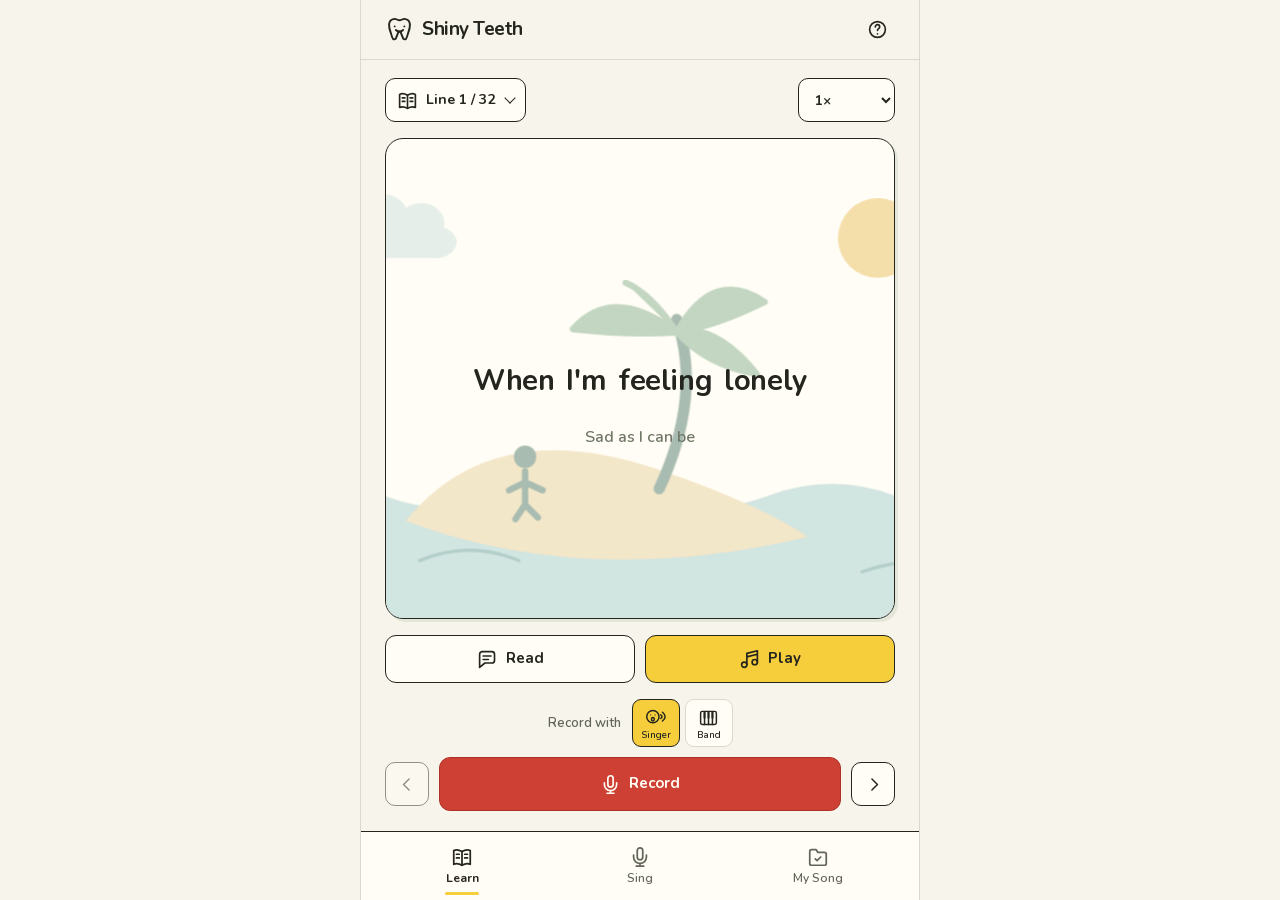
<file: index.html>
<!doctype html>
<html lang="en">
<head>
  <meta charset="UTF-8">
  <meta name="viewport" content="width=device-width, initial-scale=1, viewport-fit=cover">
  <meta name="theme-color" content="#f7f5eb">
  <meta name="apple-mobile-web-app-capable" content="yes">
  <meta name="description" content="Learn each line, sing along, and save your own Shiny Teeth song on this browser.">
  <title>Shiny Teeth</title>
  <link rel="icon" href="data:image/svg+xml,%3Csvg xmlns='http://www.w3.org/2000/svg' viewBox='0 0 64 64'%3E%3Crect width='64' height='64' rx='18' fill='%23e4edcf'/%3E%3Cpath d='M17 14c-9 7-3 22 0 32 4 12 9 5 11-3 2-8 6-8 8 0 2 8 7 15 11 3 3-10 9-25 0-32-6-5-10 0-15 0s-9-5-15 0' fill='white' stroke='%23224634' stroke-width='3'/%3E%3Cpath d='M25 28h1m12 0h1m-13 8q6 5 12 0' stroke='%23224634' stroke-width='3' stroke-linecap='round' fill='none'/%3E%3C/svg%3E">
  <link rel="stylesheet" href="./styles.css">
  <link rel="manifest" href="./manifest.webmanifest">
  <link rel="apple-touch-icon" href="./assets/icon.svg">
</head>
<body>
  <a class="skip-link" href="#main-content">Skip to practice</a>
  <div id="app"><main class="boot-state"><h1>Shiny Teeth</h1><p>Loading your song…</p></main></div>
  <div id="toast" class="toast" role="status" aria-live="polite"></div>
  <noscript><p class="noscript">Enable JavaScript to learn and sing along.</p></noscript>
  <script type="module" src="./app.js?v=ana-child-20261023"></script>
</body>
</html>
</file>
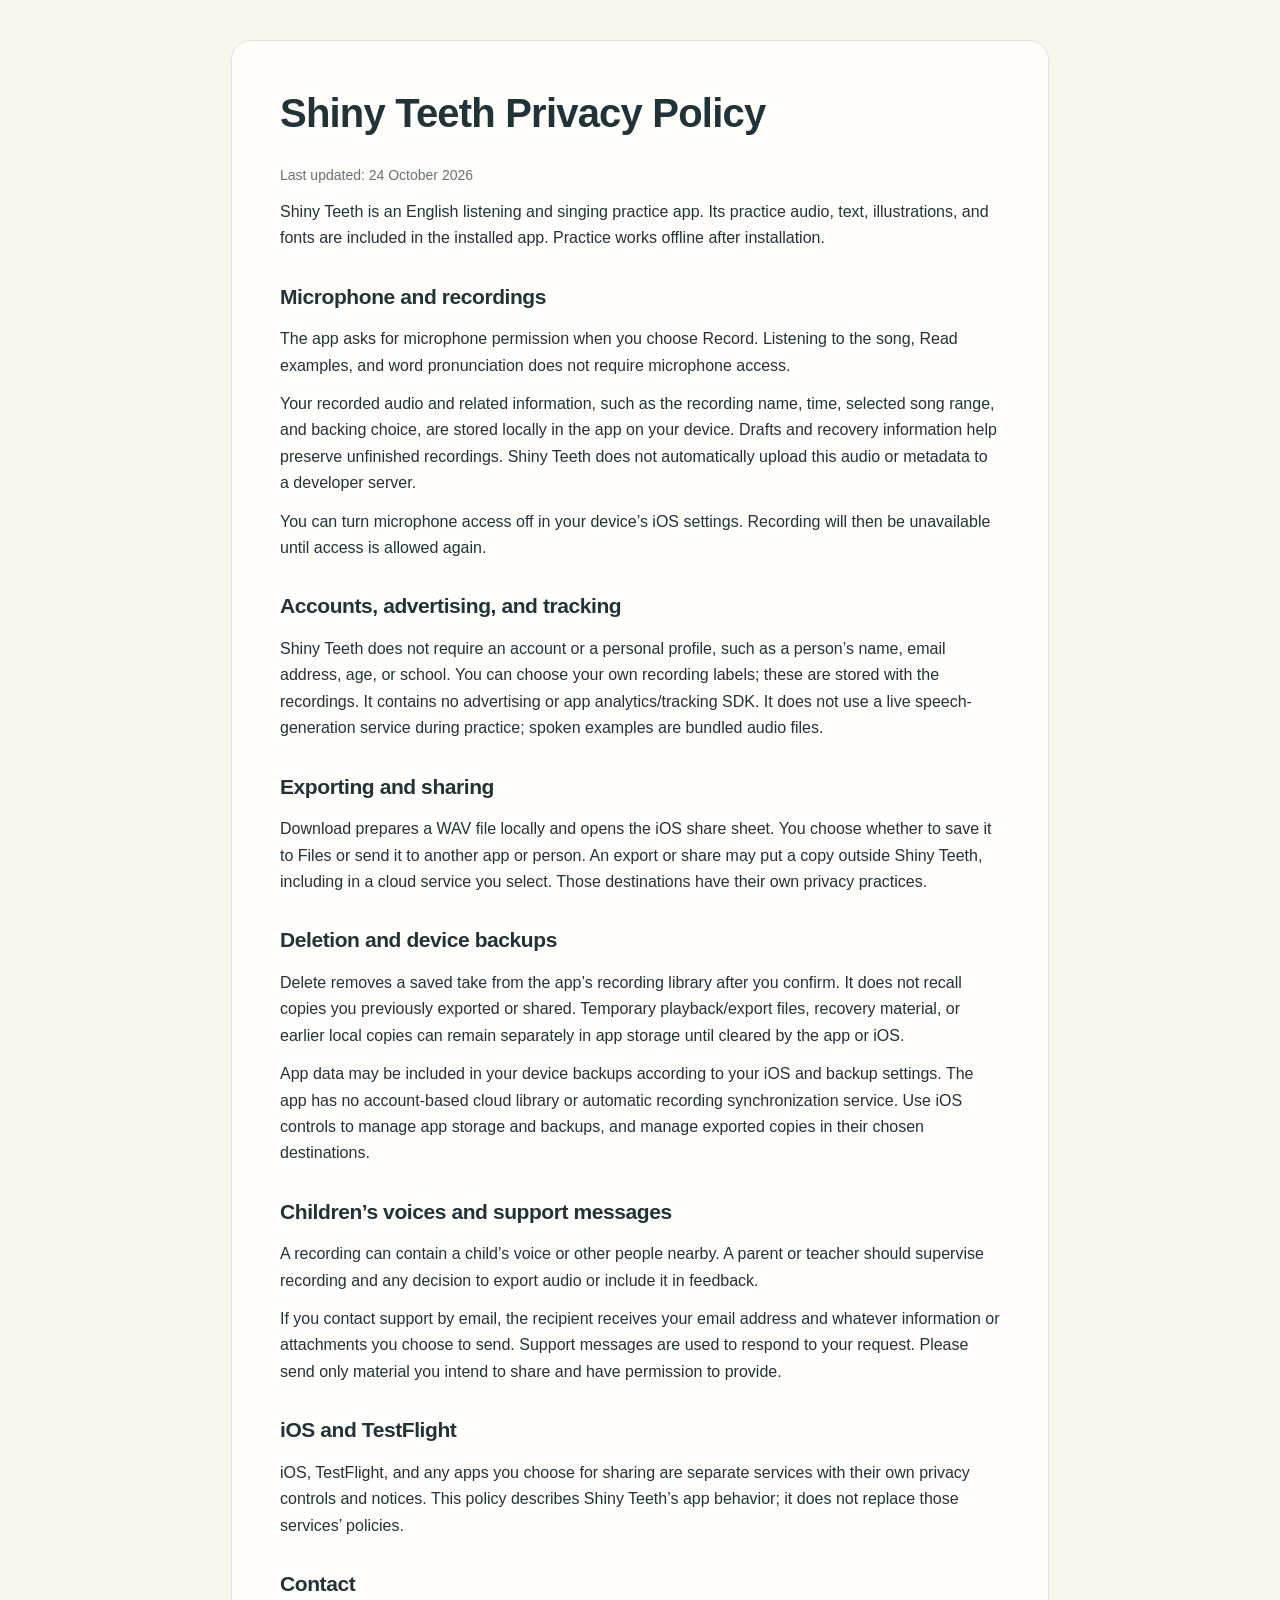
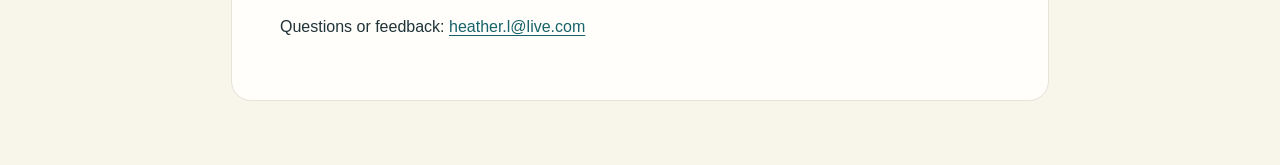
<file: privacy.html>
<!doctype html>
<html lang="en">
<head>
  <meta charset="utf-8">
  <meta name="viewport" content="width=device-width, initial-scale=1">
  <meta name="color-scheme" content="light">
  <meta name="description" content="How Shiny Teeth handles microphone recordings, local storage, exports, and support messages.">
  <title>Shiny Teeth — Privacy Policy</title>
  <style>
    :root { color-scheme: light; font-family: -apple-system, BlinkMacSystemFont, "Segoe UI", sans-serif; color: #203339; background: #f8f5eb; }
    body { margin: 0; padding: 40px 20px 64px; line-height: 1.65; }
    main { max-width: 720px; margin: 0 auto; padding: clamp(24px, 5vw, 48px); background: #fffefa; border: 1px solid #e5e2d7; border-radius: 20px; }
    h1, h2 { line-height: 1.2; letter-spacing: -.02em; }
    h1 { margin-top: 0; font-size: clamp(28px, 6vw, 40px); }
    h2 { margin-top: 32px; font-size: 21px; }
    p { margin: 12px 0; }
    a { color: #17636b; text-underline-offset: .18em; overflow-wrap: anywhere; }
    a:focus-visible { outline: 3px solid #17636b; outline-offset: 4px; }
    .updated { color: #647375; font-size: 14px; }
    @media (max-width: 480px) { body { padding: 16px 12px 32px; } main { border-radius: 14px; } }
  </style>
</head>
<body>
  <main>
    <h1>Shiny Teeth Privacy Policy</h1>
    <p class="updated">Last updated: 24 October 2026</p>
    <p>Shiny Teeth is an English listening and singing practice app. Its practice audio, text, illustrations, and fonts are included in the installed app. Practice works offline after installation.</p>

    <h2>Microphone and recordings</h2>
    <p>The app asks for microphone permission when you choose Record. Listening to the song, Read examples, and word pronunciation does not require microphone access.</p>
    <p>Your recorded audio and related information, such as the recording name, time, selected song range, and backing choice, are stored locally in the app on your device. Drafts and recovery information help preserve unfinished recordings. Shiny Teeth does not automatically upload this audio or metadata to a developer server.</p>
    <p>You can turn microphone access off in your device’s iOS settings. Recording will then be unavailable until access is allowed again.</p>

    <h2>Accounts, advertising, and tracking</h2>
    <p>Shiny Teeth does not require an account or a personal profile, such as a person’s name, email address, age, or school. You can choose your own recording labels; these are stored with the recordings. It contains no advertising or app analytics/tracking SDK. It does not use a live speech-generation service during practice; spoken examples are bundled audio files.</p>

    <h2>Exporting and sharing</h2>
    <p>Download prepares a WAV file locally and opens the iOS share sheet. You choose whether to save it to Files or send it to another app or person. An export or share may put a copy outside Shiny Teeth, including in a cloud service you select. Those destinations have their own privacy practices.</p>

    <h2>Deletion and device backups</h2>
    <p>Delete removes a saved take from the app’s recording library after you confirm. It does not recall copies you previously exported or shared. Temporary playback/export files, recovery material, or earlier local copies can remain separately in app storage until cleared by the app or iOS.</p>
    <p>App data may be included in your device backups according to your iOS and backup settings. The app has no account-based cloud library or automatic recording synchronization service. Use iOS controls to manage app storage and backups, and manage exported copies in their chosen destinations.</p>

    <h2>Children’s voices and support messages</h2>
    <p>A recording can contain a child’s voice or other people nearby. A parent or teacher should supervise recording and any decision to export audio or include it in feedback.</p>
    <p>If you contact support by email, the recipient receives your email address and whatever information or attachments you choose to send. Support messages are used to respond to your request. Please send only material you intend to share and have permission to provide.</p>

    <h2>iOS and TestFlight</h2>
    <p>iOS, TestFlight, and any apps you choose for sharing are separate services with their own privacy controls and notices. This policy describes Shiny Teeth’s app behavior; it does not replace those services’ policies.</p>

    <h2>Contact</h2>
    <p>Questions or feedback: <a href="mailto:heather.l@live.com">heather.l@live.com</a></p>
  </main>
</body>
</html>
</file>
<file: styles.css>
@charset "UTF-8";
@font-face{font-family:Nunito;font-style:normal;font-weight:400 700;font-display:swap;src:url('./assets/fonts/Nunito-latin-ext.woff2') format('woff2');unicode-range:U+0100-02BA,U+02BD-02C5,U+02C7-02CC,U+02CE-02D7,U+02DD-02FF,U+0304,U+0308,U+0329,U+1D00-1DBF,U+1E00-1E9F,U+1EF2-1EFF,U+2020,U+20A0-20AB,U+20AD-20C4,U+2113,U+2C60-2C7F,U+A720-A7FF}
@font-face{font-family:Nunito;font-style:normal;font-weight:400 700;font-display:swap;src:url('./assets/fonts/Nunito-latin.woff2') format('woff2');unicode-range:U+0000-00FF,U+0131,U+0152-0153,U+02BB-02BC,U+02C6,U+02DA,U+02DC,U+0304,U+0308,U+0329,U+2000-206F,U+20AC,U+2122,U+2191,U+2193,U+2212,U+2215,U+FEFF,U+FFFD}
:root{--canvas:#f7f5eb;--surface:#fffdf5;--ink:#24251f;--muted:#62665a;--yellow:#f6ce3b;--yellow-soft:#fcf0b1;--red:#ce4034;--red-dark:#ae3027;--red-soft:#f9e7df;--sage:#edf0df;--line:#d8dbcb;--quiet:#e3e6d9;--focus:#b52d22;--radius:18px;--z-nav:10;--z-backdrop:20;--z-modal:21;--z-toast:30;font-family:Nunito,ui-rounded,system-ui,sans-serif;font-weight:600;color:var(--ink);background:var(--canvas);font-synthesis:none;line-height:1.45;text-rendering:optimizeLegibility;-webkit-text-size-adjust:100%}
*{box-sizing:border-box}html,body,#app{width:100%;height:100%;margin:0}body{min-width:0;overflow:hidden}button,input,select{font:inherit;color:inherit}button,a,input,select{-webkit-tap-highlight-color:transparent;touch-action:manipulation}button{cursor:pointer;border:0;background:none}button:disabled{cursor:not-allowed;opacity:.48}button:focus-visible,a:focus-visible,input:focus-visible,select:focus-visible,.sheet-panel:focus-visible{outline:3px solid var(--focus);outline-offset:3px}h1,h2,h3,p{margin:0}h1,h2,h3{text-wrap:balance}svg{flex-shrink:0}button .icon{pointer-events:none}[hidden]{display:none!important}.icon{width:21px;height:21px;flex-shrink:0}.sr-only,.icon-button>span{position:absolute;width:1px;height:1px;padding:0;margin:-1px;overflow:hidden;clip:rect(0,0,0,0);white-space:nowrap;border:0}
.app-shell{position:relative;width:100%;max-width:560px;height:100dvh;margin:0 auto;background:var(--canvas)}.app-workspace{display:grid;grid-template-rows:auto minmax(0,1fr) auto;height:100%;min-height:0}.app-header{display:flex;align-items:center;justify-content:space-between;gap:8px;min-height:60px;padding:calc(6px + env(safe-area-inset-top)) 16px 6px;border-bottom:1px solid var(--line)}.brand{display:flex;align-items:center;gap:8px;min-width:0}.brand-mark{display:grid;place-items:center;color:var(--ink)}.brand-mark .icon{width:29px;height:32px;stroke-width:1.6}.brand-name{font-size:19px;font-weight:700;letter-spacing:-.5px;line-height:1.2}.header-actions{display:flex;align-items:center;gap:4px}.icon-button{display:inline-flex;align-items:center;justify-content:center;position:relative;width:44px;height:44px;min-width:44px;border-radius:10px}.icon-button:hover{background:var(--sage)}.text-button{display:inline-flex;align-items:center;justify-content:center;gap:6px;min-height:44px;padding:7px 10px;font-size:14px;font-weight:700;border-radius:9px}.text-button:hover{background:var(--sage)}.review-button{background:var(--yellow-soft);border:1px solid var(--ink);min-height:44px}
#main-content{display:flex;flex-direction:column;gap:8px;min-height:0;min-width:0;padding:14px 16px 16px;outline:none}.studio-content{flex:1;min-height:0;display:flex}.workspace-panel{width:100%;display:flex;flex-direction:column;gap:12px;min-height:0}.workspace-toolbar{display:flex;align-items:center;justify-content:space-between;gap:12px;min-height:44px;flex-shrink:0}.workspace-toolbar h1{font-size:21px;font-weight:700;letter-spacing:-.4px}.picker-button{display:inline-flex;align-items:center;gap:8px;min-height:44px;padding:0 11px;border:1px solid var(--ink);border-radius:10px;background:var(--surface);font-size:14px;font-weight:700}.picker-button:after{content:"";width:7px;height:7px;border-right:1.8px solid;border-bottom:1.8px solid;transform:translateY(-2px) rotate(45deg);margin-left:3px}.rate-control select,.phrase-mode-field select{min-height:44px;border:1px solid var(--ink);border-radius:10px;background:var(--surface);padding:7px 28px 7px 12px;font-size:14px;font-weight:700}.rate-control select{min-width:81px}.phrase-mode-field{align-self:center}.phrase-mode-field select{min-width:142px;min-height:44px;background:var(--sage)}.song-length,.saved-count{font-size:13px;font-weight:600;color:var(--muted);font-variant-numeric:tabular-nums}
.lyric-card{position:relative;flex:1;min-height:120px;padding:16px 18px 12px;border:1.5px solid var(--ink);border-radius:var(--radius);background:var(--surface);box-shadow:3px 3px 0 var(--quiet);display:flex;flex-direction:column;overflow:hidden}.is-listening{background:var(--yellow-soft)}.is-recording{border-color:var(--red-dark)}.card-topline{display:flex;align-items:center;justify-content:space-between;gap:8px;min-height:22px;font-size:12px;font-weight:600;color:var(--muted)}.card-topline>.icon{width:19px;height:19px}.saved-indicator{display:flex;align-items:center;gap:3px;font-size:12px}.saved-indicator .icon{width:15px;height:15px}.is-saved{color:#3b5532}.phrase-content,.performance-content{flex:1;min-height:0;display:flex;flex-direction:column;justify-content:center;align-items:center;text-align:center;padding:16px 0}.phrase-lyric,.live-lyrics{font-size:32px;font-weight:700;line-height:1.24;letter-spacing:-.65px;text-wrap:balance;overflow-wrap:anywhere;max-width:440px}.phrase-countdown,.countdown{font-size:29px;line-height:1.1;font-weight:700;color:var(--red-dark);margin-bottom:10px}.lyric-card-bottom{display:flex;align-items:center;justify-content:center;flex-wrap:wrap;gap:0 8px;min-height:22px}.phrase-status{font-size:12px;color:var(--muted);text-align:center}.phrase-status:empty{display:none}.phrase-record-time{font-size:12px;font-variant-numeric:tabular-nums;white-space:nowrap}.saved-replay{font-size:12px;padding:2px 8px;min-height:44px}.line-actions,.assembly-actions{display:grid;grid-template-columns:1fr 1fr;gap:10px;flex-shrink:0}.button{display:inline-flex;align-items:center;justify-content:center;gap:8px;min-height:48px;padding:10px 12px;border:1px solid var(--ink);border-radius:11px;font-size:15px;font-weight:700;line-height:1.15;white-space:nowrap;transition:background-color .15s,transform .15s}.button:active:not(:disabled){transform:translateY(1px)}.button-secondary{background:var(--surface)}.button-secondary:hover:not(:disabled){background:var(--sage)}.button-yellow{background:var(--yellow)}.button-yellow:hover:not(:disabled){background:#edc12b}.button-record{background:var(--red);border-color:var(--red-dark);color:var(--surface)}.button-record:hover:not(:disabled){background:var(--red-dark)}.recording-controls{display:flex;flex-direction:column;gap:10px;flex-shrink:0}.phrase-navigation{display:grid;grid-template-columns:1fr 1.45fr 1fr;gap:8px}.phrase-navigation>.button{min-height:54px}.navigation-button{padding:8px 6px;font-size:13px;gap:2px}.navigation-button .icon{width:17px;height:17px}.next-button{flex-direction:row-reverse}.mode-options{display:flex;align-self:center;min-height:44px;padding:3px;border:1px solid var(--ink);border-radius:11px;background:var(--sage);gap:3px;flex-shrink:0}.mode-option{min-height:44px;min-width:121px;padding:7px 17px;border-radius:7px;font-size:14px;font-weight:700}.mode-option[aria-pressed="true"]{background:var(--yellow);box-shadow:0 0 0 1px var(--ink)}.record-control{display:flex;flex-shrink:0}.record-control>.button{width:100%;min-height:56px}.live-next{font-size:13px;line-height:1.4;min-height:18px;text-align:center;color:var(--muted);text-wrap:balance}.song-timeline{display:flex;align-items:center;gap:10px;padding-top:12px}.song-timeline progress{height:5px;border:0;appearance:none;-webkit-appearance:none;flex:1;min-width:0;border-radius:4px;overflow:hidden;background:var(--quiet);accent-color:var(--ink)}progress::-webkit-progress-bar{background:var(--quiet)}progress::-webkit-progress-value{background:var(--ink)}progress::-moz-progress-bar{background:var(--ink)}.song-timeline #live-time,.song-timeline #take-play-time{font-size:11px;white-space:nowrap;font-variant-numeric:tabular-nums}
.studio-tabs{display:grid;grid-template-columns:repeat(3,1fr);position:relative;z-index:var(--z-nav);min-height:69px;padding:4px 12px calc(5px + env(safe-area-inset-bottom));border-top:1px solid var(--ink);background:var(--surface)}.studio-tab{position:relative;display:flex;flex-direction:column;align-items:center;justify-content:center;gap:3px;min-height:58px;font-size:12px;font-weight:600;line-height:1.2;border-radius:9px;color:var(--muted)}.studio-tab .icon{width:22px;height:22px}.studio-tab[aria-current]{color:var(--ink);font-weight:700}.studio-tab[aria-current]:after{content:"";position:absolute;bottom:0;width:34px;height:3px;background:var(--yellow);border-radius:2px}.studio-tab:hover:not(:disabled){background:var(--sage)}
.assembly-focus{flex:1;min-height:100px;display:flex;flex-direction:column;justify-content:center;align-items:center;text-align:center;padding:12px 8px}.song-symbol{color:var(--ink);margin-bottom:16px}.song-symbol .icon{width:42px;height:42px;stroke-width:1.5}.assembly-focus h2{font-size:27px;line-height:1.2;font-weight:700;letter-spacing:-.6px;max-width:290px}.assembly-focus>p{font-size:14px;margin-top:12px}.assembly-focus>.assembly-fallback{font-size:12px;color:var(--muted);margin-top:5px}.assembly-playback{display:flex;align-items:center;justify-content:space-between;gap:10px;font-size:12px;color:var(--muted)}#assembly-play-time,#take-play-time{white-space:nowrap;font-variant-numeric:tabular-nums}.library-links{display:flex;gap:8px;flex-shrink:0}.list-link{display:flex;flex:1;align-items:center;justify-content:center;gap:6px;min-height:48px;font-size:12px;font-weight:700;padding:6px;border-radius:9px}.list-link .icon{width:17px;height:17px}.list-link:hover{background:var(--sage)}.message{display:flex;align-items:center;gap:8px;flex-shrink:0;font-size:12px;line-height:1.45;padding:8px 10px;border-radius:9px}.message .icon{width:17px;height:17px}.message-error{background:var(--red-soft);color:#7c241c;border:1px solid #d78b7f}.message-notice{background:var(--sage);color:#3b5532}.replay-preparing{justify-content:space-between;padding:0 4px}.replay-preparing .text-button{font-size:12px}
.sheet-backdrop{position:absolute;z-index:var(--z-backdrop);inset:0;display:flex;align-items:flex-end;justify-content:center;background:#24251f66;padding-top:calc(24px + env(safe-area-inset-top))}.sheet-panel{position:relative;z-index:var(--z-modal);display:flex;flex-direction:column;width:100%;max-height:100%;min-height:180px;border:1.5px solid var(--ink);border-bottom:0;border-radius:18px 18px 0 0;background:var(--surface);outline:none;box-shadow:0 -4px 0 #24251f12;animation:sheet-in .18s cubic-bezier(.2,.7,.2,1)}.sheet-heading{display:flex;align-items:center;justify-content:space-between;gap:12px;min-height:65px;padding:10px 16px 6px;border-bottom:1px solid var(--line);flex-shrink:0}.sheet-heading h2{font-size:20px;font-weight:700;letter-spacing:-.3px}.sheet-scroll{overflow-y:auto;overscroll-behavior:contain;min-height:0;padding:16px 20px calc(20px + env(safe-area-inset-bottom));scroll-padding:12px;scrollbar-gutter:stable}.sheet-caption,.sheet-scroll p.empty-state{font-size:13px;line-height:1.6;color:var(--muted);margin-bottom:12px}.sheet-subtitle{font-size:16px;margin:20px 0 6px}.sheet-playback{padding:0 14px;background:var(--sage)}.lyric-group+.lyric-group{margin-top:20px}.lyric-group h3{font-size:13px;font-weight:700;color:var(--muted);margin-bottom:7px}.lyric-choice{display:flex;width:100%;align-items:center;justify-content:space-between;text-align:left;gap:12px;min-height:58px;padding:12px 10px;border-bottom:1px solid var(--line);border-radius:7px;font-size:15px;font-weight:600;line-height:1.4}.lyric-choice.is-selected{background:var(--yellow-soft);outline:1px solid var(--ink)}.lyric-choice:hover{background:var(--sage)}.phrase-saved-badge{font-size:11px;font-weight:600;color:var(--muted);white-space:nowrap}.phrase-saved-badge.is-saved{color:#3b5532}.take-item{padding:15px 0;border-bottom:1px solid var(--line)}.take-item:first-child{padding-top:0}.take-item h3{font-size:16px;font-weight:700}.take-meta{display:flex;align-items:center;flex-wrap:wrap;gap:3px 12px;font-size:12px;color:var(--muted);line-height:1.7;margin-top:6px}.take-actions{display:flex;align-items:center;gap:6px;margin-top:12px}.take-actions>.button{padding:8px 14px}.take-actions>.text-button{font-size:12px;padding:5px 8px;margin-left:auto;gap:4px}.take-actions>.text-button .icon{width:17px;height:17px}.take-actions>.icon-button{margin-left:0}.take-playback-status{text-align:center;font-size:12px;margin-top:8px}.delete-confirm{margin-top:12px;padding:12px;border:1px solid var(--red-dark);border-radius:10px;background:var(--red-soft)}.delete-confirm>p{font-size:13px;line-height:1.5}.confirmation-actions{display:flex;gap:10px;margin-top:10px}.confirmation-actions>.button{flex:1;min-height:44px;font-size:13px}.saved-line-item{padding:12px 0;border-bottom:1px solid var(--line)}.saved-line-item>p{font-size:15px;font-weight:600}.saved-line-tools{display:flex;justify-content:space-between;gap:8px}.saved-line-tools .text-button{font-size:12px}.assembly-list{list-style:none;margin:0;padding:0}.assembly-list>li{display:grid;grid-template-columns:43px minmax(0,1fr) auto;align-items:start;gap:8px;padding:13px 0;border-bottom:1px solid var(--line)}.assembly-list>li>time{font-size:10px;color:var(--muted);padding-top:3px;font-variant-numeric:tabular-nums}.assembly-list>li p{font-size:13px;line-height:1.5;font-weight:600;overflow-wrap:anywhere}.assembly-list small{display:block;font-size:11px;color:var(--muted);margin-top:4px}.source-badge{font-size:10px;padding-top:3px;white-space:nowrap;color:var(--muted)}.source-badge.is-saved{color:#3b5532}.volume-setting label{display:flex;align-items:center;justify-content:space-between;font-size:15px;font-weight:700}.volume-setting output{font-size:13px;color:var(--muted);font-variant-numeric:tabular-nums}.volume-setting input{display:block;width:100%;height:44px;accent-color:var(--ink);margin:8px 0}.volume-setting p,.storage-help p{font-size:13px;color:var(--muted);line-height:1.65}.storage-help{margin-top:24px;padding-top:20px;border-top:1px solid var(--line)}.storage-help h3{font-size:16px;margin-bottom:8px}.storage-help p+p{margin-top:10px}.draft-state{font-size:13px;font-weight:700;color:var(--red-dark)}.draft-phrase{font-size:23px;font-weight:700;line-height:1.3;margin-top:14px;text-wrap:balance}.sheet-footer{flex-shrink:0;padding:0 20px calc(16px + env(safe-area-inset-bottom))}.sheet-footer .draft-actions{margin-top:0}.sheet-scroll>.message{margin-bottom:12px}.draft-actions{display:grid;grid-template-columns:1fr 1fr;gap:10px;margin-top:20px}.draft-tools{display:flex;justify-content:space-between;gap:10px;margin-top:10px}.draft-tools .text-button{font-size:13px}.draft-panel{min-height:0}
.skip-link{position:fixed;left:12px;top:-80px;z-index:var(--z-toast);padding:10px 15px;background:var(--yellow);border:1px solid var(--ink);color:var(--ink);border-radius:8px}.skip-link:focus{top:10px}.toast:empty{display:none}.toast{position:fixed;z-index:var(--z-toast);bottom:90px;left:50%;transform:translateX(-50%);max-width:calc(100vw - 32px);padding:10px 16px;font-size:13px;background:var(--ink);color:var(--surface);border-radius:10px}.boot-state{display:flex;flex-direction:column;justify-content:center;align-items:center;min-height:100dvh;padding:24px;text-align:center}.boot-state h1{font-size:25px}.boot-state p{font-size:14px;color:var(--muted);margin-top:12px}.noscript{padding:24px}.empty-state{padding:8px 0 20px}.sheet-scroll .empty-state{margin:0}
@keyframes sheet-in{from{transform:translateY(24px);opacity:.7}to{transform:translateY(0);opacity:1}}
@media(min-width:700px){.app-shell{border-left:1px solid var(--line);border-right:1px solid var(--line)}#main-content{padding:18px 24px 20px}.app-header{padding-left:24px;padding-right:20px}.phrase-lyric,.live-lyrics{font-size:36px}.workspace-panel{gap:16px}.sheet-panel{max-height:90%}}
@media(max-height:680px){#main-content{padding-top:10px;padding-bottom:12px}.workspace-panel{gap:9px}.lyric-card{padding:12px 15px 9px}.phrase-lyric,.live-lyrics{font-size:29px}.phrase-content,.performance-content{padding:10px 0}.song-symbol{margin-bottom:10px}.assembly-focus{padding:5px}.assembly-focus h2{font-size:25px}}
@media(max-width:359px){.app-header{padding-left:12px;padding-right:8px}.brand-name{font-size:18px}.brand-mark .icon{width:25px;height:29px}#main-content{padding-left:12px;padding-right:12px}.lyric-card{padding-left:13px;padding-right:13px}.phrase-lyric,.live-lyrics{font-size:26px;letter-spacing:-.4px}.button{font-size:14px;padding-left:9px;padding-right:9px;gap:6px}.phrase-navigation{gap:6px;grid-template-columns:1fr 1.4fr 1fr}.navigation-button{font-size:12px;padding-left:4px;padding-right:4px;gap:1px}.navigation-button .icon{width:15px}.workspace-toolbar{gap:8px}.saved-count{font-size:12px}.sheet-scroll{padding-left:15px;padding-right:15px}.take-actions{gap:3px}.take-actions>.button{padding-left:11px;padding-right:11px}.take-actions>.text-button{font-size:11px;padding-left:5px;padding-right:5px}.assembly-list>li{grid-template-columns:36px minmax(0,1fr) auto;gap:6px}.source-badge{font-size:9px}}
@media(max-height:590px){.app-header{min-height:54px;padding-top:calc(3px + env(safe-area-inset-top));padding-bottom:3px}.studio-tabs{min-height:63px;padding-top:2px;padding-bottom:calc(3px + env(safe-area-inset-bottom))}.studio-tab{min-height:56px}#main-content{padding-top:8px;padding-bottom:10px}.workspace-panel{gap:8px}.phrase-content,.performance-content{padding:7px 0}.recording-controls{gap:6px}.lyric-card{min-height:105px;padding-top:9px;padding-bottom:7px}.phrase-navigation>.button{min-height:48px}.phrase-lyric,.live-lyrics{font-size:26px}.card-topline{font-size:11px}.song-symbol{margin-bottom:8px}.song-symbol .icon{width:29px;height:29px}.assembly-focus h2{font-size:22px;max-width:240px}.assembly-focus>p{font-size:12px;margin-top:9px}.assembly-focus>.assembly-fallback{font-size:11px}.mode-options{padding:2px}.record-control>.button{min-height:48px}.song-timeline{padding-top:8px}.live-next{font-size:12px}.sheet-heading{min-height:58px}.sheet-heading h2{font-size:18px}.sheet-scroll{padding-top:12px}.draft-actions{margin-top:15px}}
@media(max-height:470px){#main-content{overflow-y:auto;overscroll-behavior:contain}.studio-content{flex:none}.workspace-panel{min-height:325px}.lyric-card{flex:none;min-height:130px}.assembly-focus{min-height:140px}.app-header{min-height:50px}.studio-tabs{min-height:58px}.studio-tab{min-height:50px}}
@media(prefers-reduced-motion:reduce){*,*:before,*:after{animation:none!important;transition:none!important;scroll-behavior:auto!important}}
/* Shared backing/source switch, lyric scenes and word help. */
.segment-control{position:relative;isolation:isolate;display:flex;width:100%;max-width:360px;align-self:center;min-height:50px;padding:3px;gap:0;border:1px solid var(--ink);border-radius:11px;background:var(--sage);flex-shrink:0}.segment-control:before{content:"";position:absolute;z-index:-1;left:3px;top:3px;bottom:3px;width:calc(50% - 3px);border:1px solid var(--ink);border-radius:7px;background:var(--yellow);transition:transform .2s cubic-bezier(.2,.7,.2,1)}.segment-control[data-selected="instrumental"]:before,.segment-control[data-selected="sing"]:before{transform:translateX(100%)}.segment-control .mode-option{display:flex;align-items:center;justify-content:center;gap:6px;flex:1;min-width:0;width:50%;min-height:44px;padding:7px 8px;font-size:13px;line-height:1.2;white-space:nowrap;background:none;box-shadow:none}.segment-control .mode-option[aria-pressed="true"]{background:none;box-shadow:none}.segment-control .icon{width:17px;height:17px}.library-sources{max-width:none}.lyric-card>.lyric-scene{position:absolute;inset:0;overflow:hidden;opacity:.72;pointer-events:none;z-index:0}.lyric-scene>.scene-illustration{display:block;width:100%;height:100%}.lyric-card>.card-topline,.lyric-card>.phrase-content,.lyric-card>.performance-content,.lyric-card>.lyric-card-bottom,.lyric-card>.live-next,.lyric-card>.song-timeline{position:relative;z-index:1}.card-topline>span{display:inline-flex;align-items:center;gap:5px}.card-topline>span>.icon{width:14px;height:14px;stroke-width:1.7}.phrase-content,.performance-content{padding:12px 0}.phrase-lyric,.live-lyrics{line-height:1.48;letter-spacing:-.55px}.lyric-word{display:inline-block;position:relative;vertical-align:baseline;min-width:44px;min-height:44px;margin:0;padding:0 2px;border-radius:6px;font:inherit;line-height:1.48;color:var(--ink);white-space:nowrap;letter-spacing:inherit}.lyric-word:before{content:"";position:absolute;left:0;right:0;top:7px;bottom:6px;border-radius:5px;background:var(--yellow);opacity:.78;clip-path:inset(0 calc(100% - var(--word-progress,0%)) 0 0)}.lyric-word.is-sung:before{clip-path:inset(0)}.lyric-word:hover:not(:disabled){background:#f6ce3b33}.lyric-word:disabled{opacity:1;cursor:default}.word-face{position:relative;z-index:1}.lyric-word:focus-visible{outline-offset:1px}.phrase-content{min-height:90px}.phrase-card.is-lead-in,.performance-card.is-lead-in{border-color:#72805b}.is-lead-in .phrase-status,.is-lead-in #live-status{color:#43532e}.section-picker{max-width:calc(100% - 52px);overflow:hidden}.section-picker>span{overflow:hidden;text-overflow:ellipsis;white-space:nowrap}.section-picker>.icon{width:18px;height:18px}.section-choices{display:flex;flex-direction:column;gap:8px}.section-choice{display:flex;align-items:center;gap:12px;min-height:66px;padding:9px 11px;border:1px solid var(--line);border-radius:11px;background:var(--surface);cursor:pointer}.section-choice:has(input:checked){background:var(--yellow-soft);border-color:var(--ink)}.section-choice input{width:23px;height:23px;margin:0;accent-color:var(--ink);flex-shrink:0}.section-choice>span{display:flex;flex:1;flex-direction:column;gap:2px}.section-choice strong{font-size:15px}.section-choice small{font-size:12px;color:var(--muted);font-variant-numeric:tabular-nums}.section-choice>.icon{width:18px;height:18px;color:var(--muted)}.sheet-done{width:100%}.instruction-list{display:flex;flex-direction:column;gap:16px}.instruction-item{display:flex;align-items:flex-start;gap:12px}.instruction-symbol{display:flex;align-items:center;justify-content:center;flex-shrink:0;width:42px;height:42px;border:1px solid var(--ink);border-radius:11px;background:var(--yellow-soft)}.instruction-item:nth-child(2n) .instruction-symbol{background:var(--sage)}.instruction-item:nth-child(3) .instruction-symbol{background:var(--red-soft)}.instruction-item h3{font-size:15px;margin:1px 0 3px}.instruction-item p{font-size:13px;line-height:1.55;color:var(--muted)}.storage-note{font-size:12px;line-height:1.6;color:var(--muted);padding-top:16px;margin-top:17px;border-top:1px solid var(--line)}.word-card{display:flex;flex-direction:column;align-items:center;text-align:center;padding:0 0 6px}.word-card-symbol{display:flex;align-items:center;justify-content:center;gap:5px;color:var(--ink);margin-bottom:8px}.word-card-symbol>.icon:first-child{width:30px;height:30px}.word-card-symbol>.icon:last-child{width:17px;height:17px}.word-card h3{font-size:32px;line-height:1.2;font-weight:700;letter-spacing:-.5px}.word-ipa{font-family:inherit;font-size:19px;color:var(--muted);margin-top:9px}.word-meaning{font-size:22px;font-weight:700;margin:11px 0 22px}.word-card>.button{width:100%}.song-symbol{position:relative}.song-symbol>.icon:first-child{width:46px;height:50px;stroke-width:1.4}.song-symbol>.icon:last-child{position:absolute;right:-19px;top:-3px;width:18px;height:18px;stroke-width:1.5}.recent-takes{display:flex;flex:1;flex-direction:column;min-height:0;padding-top:3px}.take-open{display:flex;align-items:center;gap:10px;width:100%;min-height:76px;padding:10px 1px;border-bottom:1px solid var(--line);text-align:left}.take-open:hover{background:var(--sage)}.take-row-symbol{display:grid;place-items:center;width:38px;height:42px;flex-shrink:0;color:var(--ink);border-radius:9px;background:var(--yellow-soft)}.take-row-symbol>.icon{width:20px;height:20px}.take-row-copy{display:flex;flex:1;min-width:0;flex-direction:column;gap:4px}.take-row-copy strong{font-size:14px;overflow:hidden;text-overflow:ellipsis;white-space:nowrap}.take-row-copy small{font-size:11px;color:var(--muted)}.take-open>.icon{width:17px;height:17px;color:var(--muted)}.take-name-field{margin-top:15px}.take-name-field>label{font-size:12px;font-weight:700;color:var(--muted)}.take-name-field>div{display:flex;align-items:center;gap:6px;margin-top:6px}.take-name-field input{min-width:0;width:100%;min-height:46px;padding:8px 10px;border:1px solid var(--ink);border-radius:9px;background:var(--surface);font-size:15px;font-weight:600}.take-name-field .icon-button{background:var(--yellow-soft);border:1px solid var(--ink)}.draft-state{display:flex;align-items:center;gap:5px}.draft-state>.icon{width:15px;height:15px}.review-save{margin-top:9px}.review-save>.button{width:100%}.review-save>.button{min-height:44px}.library-empty{flex:1;display:flex;flex-direction:column;align-items:center;justify-content:center;text-align:center;padding:10px 0}.library-empty>.icon{width:34px;height:34px;margin-bottom:12px}.library-empty h2{font-size:22px;letter-spacing:-.4px}.library-empty p{font-size:13px;color:var(--muted);margin-top:7px}.library-empty>.button{margin-top:23px}
@media(max-width:359px){.segment-control .mode-option{font-size:12px;padding-left:5px;padding-right:5px;gap:5px}.segment-control .icon{width:16px;height:16px}.lyric-word{padding-left:1px;padding-right:1px}.take-open{gap:8px;min-height:70px}.take-row-copy strong{font-size:13px}.take-row-copy small{font-size:10px}.section-choice{padding-left:9px;padding-right:9px}.word-card h3{font-size:30px}}
@media(max-height:590px){.segment-control{min-height:48px;padding:2px}.segment-control:before{left:2px;top:2px;bottom:2px;width:calc(50% - 2px)}.segment-control .mode-option{min-height:44px}.phrase-content,.performance-content{padding:5px 0}.phrase-lyric,.live-lyrics{line-height:1.48}.song-symbol>.icon:first-child{width:33px;height:36px}.song-symbol>.icon:last-child{width:14px;height:14px;right:-13px}.instruction-list{gap:13px}.instruction-item p{font-size:12px}.word-card-symbol{margin-bottom:5px}.word-meaning{margin-bottom:16px}.take-open{min-height:66px}.recent-takes{padding-top:0}.library-empty h2{font-size:20px}.section-choice{min-height:61px}.sheet-footer .draft-actions{margin-top:0}}
.record-control{flex-direction:column;gap:6px}.active-section-label{font-size:12px;text-align:center;color:var(--muted);font-weight:600;line-height:1.3}.sing-actions{display:grid;grid-template-columns:1fr 1.25fr;gap:10px}.sing-actions>.button{min-height:54px}.review-lyric-card{position:relative;display:flex;align-items:center;justify-content:center;min-height:128px;padding:11px 4px;overflow:hidden;margin-top:12px;border-radius:12px;background:var(--sage)}.review-lyric-card>.lyric-scene{position:absolute;inset:0;opacity:.65;pointer-events:none}.review-lyrics{position:relative;z-index:1;text-align:center;font-size:24px;font-weight:700;line-height:1.5;letter-spacing:-.4px;text-wrap:balance}.review-lyrics .lyric-word{font-size:inherit;min-height:44px}.sheet-footer .delete-confirm{max-height:145px;overflow:auto}.take-name-field{margin-top:12px}.draft-tools>.text-button{padding-left:3px;padding-right:3px;font-size:12px}.instruction-list .instruction-symbol{position:relative;overflow:hidden}.instruction-symbol:after{content:"";position:absolute;right:4px;top:5px;width:3px;height:3px;border-radius:50%;background:var(--ink);opacity:.45}
@media(max-height:590px){.record-control{gap:5px}.sing-actions>.button{min-height:48px}.review-lyric-card{min-height:106px;padding:4px;margin-top:8px}.review-lyrics{font-size:21px}.take-name-field{margin-top:9px}.take-name-field>div{margin-top:4px}.take-meta{font-size:11px}.sheet-footer{padding-bottom:calc(12px + env(safe-area-inset-bottom))}}
.assembly-karaoke{width:100%;margin-top:2px;padding:12px 8px}.assembly-karaoke>.assembly-lyrics{position:relative;z-index:1;font-size:clamp(24px,7.7vw,31px);font-weight:700;letter-spacing:-.55px;line-height:1.5;margin:0;text-wrap:balance}.assembly-karaoke .lyric-word{font-size:inherit}
@media(max-height:590px){.assembly-karaoke>.assembly-lyrics{font-size:24px}}

.record-backing{display:flex;align-items:center;justify-content:center;gap:11px;min-height:44px;flex-shrink:0}.record-backing-caption{font-size:13px;font-weight:600;color:var(--muted)}.record-backing-options{display:flex;align-items:center;gap:4px}.backing-icon{display:flex;align-items:center;justify-content:center;width:44px;min-width:44px;height:44px;border:1px solid var(--line);border-radius:9px;background:var(--surface);color:var(--ink)}.backing-icon>.icon{width:21px;height:21px;stroke-width:1.7}.backing-icon[aria-pressed="true"]{background:var(--yellow);border-color:var(--ink)}.backing-icon:hover:not(:disabled){background:var(--yellow-soft)}.learn-line-list{flex:1;min-height:0;overflow-y:auto;overflow-x:hidden;overscroll-behavior:contain;scroll-padding:8px;border-top:1px solid var(--line);border-bottom:1px solid var(--line)}.learn-line-row{display:flex;align-items:center;gap:5px;min-height:65px;border-bottom:1px solid var(--line)}.learn-line-row:last-child{border-bottom:0}.learn-line-row.is-playing{background:var(--yellow-soft)}.learn-line-main{display:flex;align-items:center;gap:10px;flex:1;align-self:stretch;min-width:0;min-height:64px;padding:9px 4px;text-align:left;border-radius:8px}.learn-line-main:hover:not(:disabled){background:var(--sage)}.line-row-symbol{display:flex;align-items:center;justify-content:center;flex-shrink:0;width:29px;height:31px;color:var(--muted)}.line-row-symbol .icon{width:18px;height:18px;stroke-width:1.7}.is-saved .line-row-symbol{color:var(--ink)}.line-row-copy{display:flex;flex:1;min-width:0;flex-direction:column;gap:3px}.line-row-copy strong{font-size:14px;line-height:1.35;font-weight:600;color:var(--ink);overflow-wrap:anywhere}.line-row-copy small{font-size:11px;line-height:1.25;color:var(--muted)}.is-saved .line-row-copy small{color:#3b5532}.line-practice{width:44px;min-width:44px;margin-right:2px}.line-practice .icon{width:18px;height:18px;stroke-width:1.7}.assembly-bottom{display:flex;flex-direction:column;gap:8px;flex-shrink:0}.assembly-bottom .assembly-playback{font-size:11px}.assembly-now-playing{position:relative;display:flex;align-items:center;justify-content:center;flex-shrink:0;min-height:85px;max-height:124px;padding:5px 10px;overflow:hidden;border-radius:11px;background:var(--sage)}.assembly-now-playing>.lyric-scene{position:absolute;inset:0;opacity:.55;pointer-events:none}.assembly-now-playing>.assembly-lyrics{position:relative;z-index:1;font-size:23px;font-weight:700;line-height:1.4;text-align:center;letter-spacing:-.3px;text-wrap:balance}.assembly-now-playing .lyric-word{font-size:inherit;min-height:44px}.review-discard{justify-content:center;margin-top:6px}.review-discard>.text-button{color:var(--red-dark);min-height:44px}.draft-tools{align-items:center}.draft-tools .text-button{font-weight:600}.take-row-copy strong,.section-choice strong{font-weight:600}.library-sources .mode-option{font-weight:600}.library-sources .mode-option[aria-pressed="true"]{font-weight:700}
@media(max-width:359px){.learn-line-main{gap:7px}.line-row-copy strong{font-size:13px}.line-row-copy small{font-size:10px}.line-row-symbol{width:25px}.assembly-now-playing>.assembly-lyrics{font-size:21px}.assembly-bottom .assembly-playback{font-size:10px}.record-backing{gap:10px}}
@media(max-height:590px){.learn-line-row{min-height:59px}.learn-line-main{min-height:58px;padding-top:7px;padding-bottom:7px}.assembly-now-playing{min-height:75px;max-height:104px;padding-top:3px;padding-bottom:3px}.assembly-now-playing>.assembly-lyrics{font-size:21px}.assembly-bottom{gap:6px}.recording-controls{gap:5px}.review-discard{margin-top:3px}}
/* The song clock moves this measured lyric track; neighboring lines stay pale. */
.phrase-content,.performance-content{display:block;flex:1;min-height:0;width:100%;padding:3px 0}.lyric-window-host{position:relative;width:100%;height:100%;min-height:0}.lyric-roll{position:relative;width:100%;height:100%;overflow:hidden;contain:layout style;mask-image:linear-gradient(to bottom,transparent,black 12%,black 88%,transparent)}.lyric-roll-track{position:relative;width:100%;transition:transform .3s cubic-bezier(.2,.7,.2,1);will-change:transform}.lyric-roll-row{position:relative;padding:10px 3px;text-align:center;font-size:16px;font-weight:600;line-height:1.3;letter-spacing:0;color:#707766;text-wrap:balance;transition:color .2s,opacity .2s;font-family:inherit}.lyric-roll-row.is-current{font-size:29px;line-height:1.45;font-weight:600;letter-spacing:-.35px;padding-top:13px;padding-bottom:13px;color:#707766}.lyric-roll.is-idle .lyric-roll-row.is-current,.lyric-roll.is-in-target .lyric-roll-row.is-current.is-target,.lyric-roll.is-after-target .lyric-roll-row.is-current.is-target{font-weight:700;color:var(--ink)}.lyric-roll.is-lead-in .lyric-roll-row.is-current{font-weight:600;color:#707766}.lyric-roll-row.is-distant{opacity:0;pointer-events:none}.lyric-roll-row .lyric-word{font-family:inherit;font-size:inherit;font-weight:inherit;line-height:inherit;color:inherit;letter-spacing:inherit}.lyric-roll-row:not(.is-current) .lyric-word{min-height:22px;min-width:0;padding-left:0;padding-right:0}.lyric-roll-row.is-current .lyric-word{min-height:44px;min-width:44px}.lyric-roll-row:not(.is-current) .lyric-word:before,.lyric-roll.is-lead-in .lyric-word:before{clip-path:inset(0 100% 0 0)!important}.lyric-roll-row.is-previous,.lyric-roll-row.is-next{opacity:1}.lyric-card .lyric-card-bottom{min-height:20px}.lyric-card .card-topline{font-size:11px}.phrase-lyric,.live-lyrics{font-weight:700}
@media(max-width:359px){.lyric-roll-row{font-size:13px;padding-top:7px;padding-bottom:7px}.lyric-roll-row.is-current{font-size:25px;padding-top:8px;padding-bottom:8px;letter-spacing:-.25px}}
@media(max-height:590px){.lyric-roll-row{font-size:13px;padding-top:6px;padding-bottom:6px}.lyric-roll-row.is-current{font-size:25px;padding-top:8px;padding-bottom:8px}.phrase-content,.performance-content{padding:0}.lyric-card .card-topline{min-height:19px}.lyric-card .lyric-card-bottom{min-height:18px}}

/* Compact, named recording choices and a single-line recording library. */
.record-backing{min-height:48px}.record-backing-options{gap:5px}.backing-icon{flex-direction:column;justify-content:center;gap:2px;width:48px;min-width:48px;height:48px;min-height:48px;padding:3px 2px}.backing-icon>.icon{width:21px;height:21px}.backing-icon-label{font-size:9.5px;line-height:1.05;font-weight:600;letter-spacing:0}.learn-line-row{height:49px;min-height:49px;gap:2px;background:var(--canvas)}.learn-line-row.is-saved{background:var(--sage)}.learn-line-row.is-playing{background:var(--yellow-soft)}.learn-line-main{height:48px;min-height:48px;padding:2px 5px;gap:8px;border-radius:0}.line-row-symbol{width:22px;height:26px;color:#7b8173}.line-row-symbol>.icon{width:17px;height:17px;stroke-width:1.5}.is-saved .line-row-symbol{color:#3b5532}.is-saved .line-row-symbol>.icon{stroke-width:1.9}.line-row-copy{display:block;min-width:0}.line-row-copy strong{display:block;overflow:hidden;white-space:nowrap;text-overflow:ellipsis;overflow-wrap:normal;font-size:14px;font-weight:600;line-height:1.35}.line-row-action{display:grid;place-items:center;flex-shrink:0;width:22px;height:28px;color:var(--ink)}.line-row-action>.icon{width:18px;height:18px;stroke-width:1.7}.line-row-time{flex-shrink:0;white-space:nowrap;font-size:10px;font-weight:600;color:var(--muted);font-variant-numeric:tabular-nums}.line-practice{width:44px;min-width:44px;height:44px;margin-right:1px;border-radius:7px}.line-practice .icon{width:17px;height:17px}.learn-line-row.is-playing .learn-line-main:hover{background:transparent}.learn-line-row.is-saved:not(.is-playing) .learn-line-main:hover{background:#e3e8d4}
@media(max-width:359px){.learn-line-main{gap:6px;padding-left:3px;padding-right:3px}.line-row-copy strong{font-size:13px}.line-row-time{font-size:9px}.line-row-symbol{width:20px}.line-row-action{width:20px}}

/* Essential app labels only; recording and playback remain in thumb reach. */
.phrase-card>.saved-indicator{position:absolute;z-index:2;right:12px;top:10px;display:grid;place-items:center;width:22px;height:22px;color:#3b5532}.phrase-card>.saved-indicator>.icon{width:16px;height:16px}.phrase-card>.lyric-card-bottom:has(.phrase-status:empty):has(.phrase-record-time[hidden]){display:none}.phrase-navigation{grid-template-columns:44px minmax(0,1fr) 44px;gap:10px;align-items:center}.phrase-navigation>.icon-button{width:44px;min-width:44px;height:44px;min-height:44px;padding:0;border-radius:10px}.phrase-navigation>.icon-button>.icon{width:19px;height:19px}.active-section-label{font-size:11px;line-height:1.2;font-weight:600;font-variant-numeric:tabular-nums}.assembly-bottom .assembly-playback{justify-content:flex-end;font-size:11px}.library-empty>p{font-size:14px;font-weight:600;margin:0;color:var(--muted)}.library-empty>.icon{width:35px;height:35px;margin-bottom:12px;stroke-width:1.5}
@media(max-width:359px){.phrase-navigation{gap:8px}.phrase-navigation>.icon-button>.icon{width:18px;height:18px}}

.performance-card>.card-topline:has(#live-status:empty){display:none}.lyric-card-bottom:not(:has(> :not([hidden]):not(:empty))){display:none}
/* Keep off-screen status descriptions inside their scrolling lyric row. */
.learn-line-row{position:relative}
</file>
